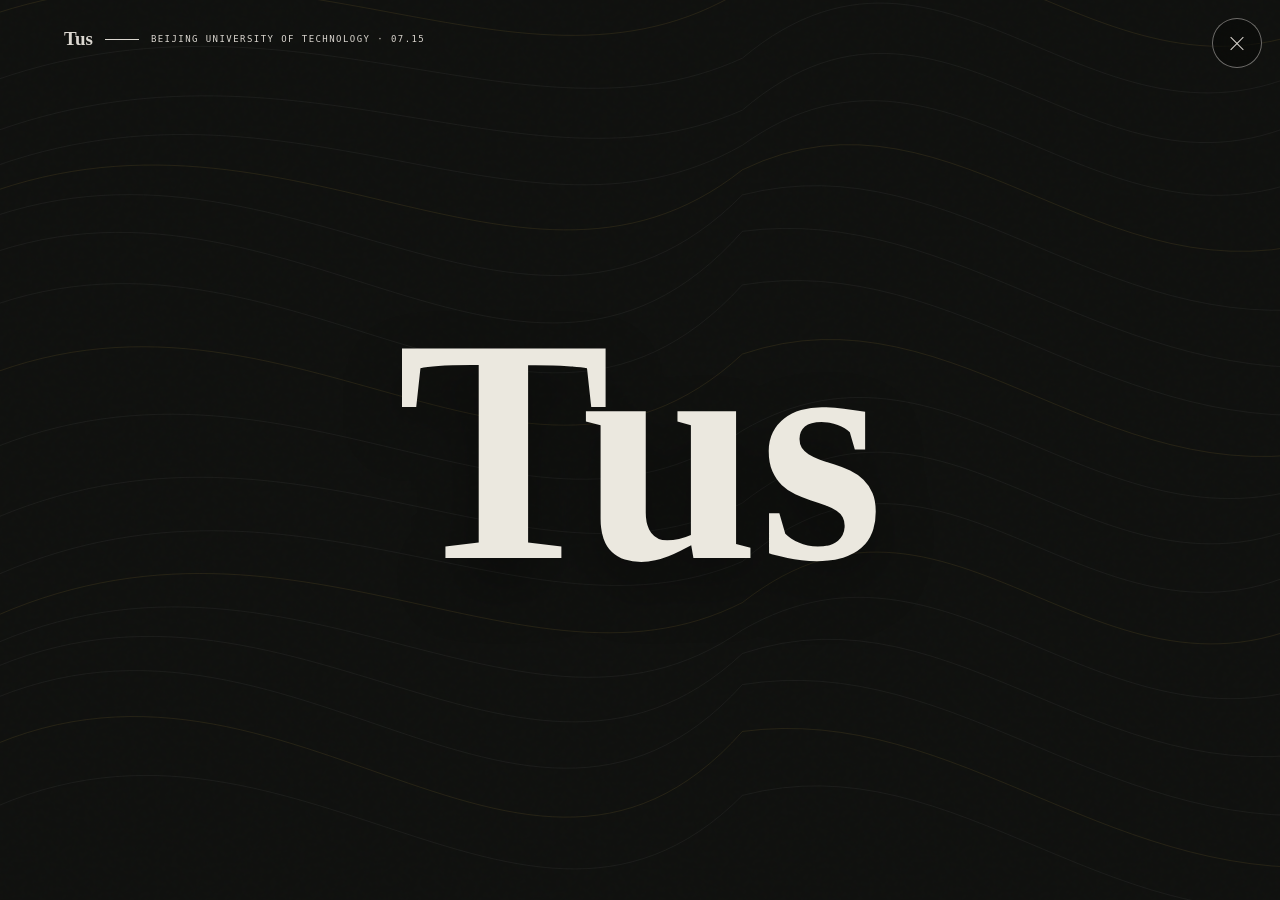
<file: design-demos/announcement-zaha-flow-v2.html>
<!DOCTYPE html>
<html lang="zh-CN">
<head>
  <meta charset="UTF-8">
  <meta name="viewport" content="width=device-width, initial-scale=1, viewport-fit=cover">
  <title>Tus 流体公告动画 V2</title>
  <!--
    Direction: continuous paper membrane + kinetic typography.
    The paper stream does not disappear; it physically becomes the announcement surface.
    The final copy remains in motion through one shared low-frequency wave field.
    Audio is omitted because the announcement opens automatically on a utility website.
  -->
  <style>
    :root {
      color-scheme: dark;
      --void: #10110f;
      --void-soft: #191b18;
      --paper: #ebe8df;
      --ink: #171914;
      --acid: #c7a64b;
      --sage: #728177;
      --muted: #656961;
      --expo: cubic-bezier(0.16, 1, 0.3, 1);
    }

    * { box-sizing: border-box; }

    html,
    body {
      width: 100%;
      height: 100%;
      margin: 0;
      overflow: hidden;
      overscroll-behavior: none;
      touch-action: none;
      user-select: none;
      -webkit-user-select: none;
      background: #e8e5dc;
      font-family: "Noto Sans SC", "Microsoft YaHei", sans-serif;
      letter-spacing: 0;
    }

    html.embed-mode,
    html.embed-mode body {
      background: var(--void);
    }

    html.embed-mode .site-shell {
      display: none;
    }

    button { font: inherit; -webkit-tap-highlight-color: transparent; }

    .site-shell {
      min-height: 100dvh;
      padding: 24px clamp(20px, 6vw, 96px);
      color: #292923;
      background: #e8e5dc;
    }

    .site-nav {
      display: flex;
      align-items: center;
      justify-content: space-between;
      padding-bottom: 20px;
      border-bottom: 1px solid rgba(41, 41, 35, 0.16);
    }

    .site-brand,
    .intro-word,
    .display-title {
      font-family: Georgia, "Songti SC", "Noto Serif SC", serif;
    }

    .site-brand { font-size: 26px; font-weight: 700; }
    .site-meta { font-size: 12px; color: #77766d; }

    .site-content {
      width: min(900px, 100%);
      margin: 14vh auto 0;
      text-align: center;
    }

    .site-content small {
      color: #8a7650;
      text-transform: uppercase;
      letter-spacing: 0.16em;
    }

    .site-content h1 {
      margin: 18px 0;
      font-family: Georgia, "Songti SC", serif;
      font-size: clamp(44px, 8vw, 94px);
      font-weight: 500;
      letter-spacing: 0;
    }

    .site-content p { margin: 0 0 30px; color: #77766d; }

    .replay-button {
      min-height: 46px;
      padding: 0 22px;
      border: 1px solid #393932;
      border-radius: 2px;
      color: #f2efe7;
      background: #292923;
      cursor: pointer;
    }

    .stage {
      position: fixed;
      inset: 0;
      z-index: 100;
      overflow: hidden;
      min-height: 100dvh;
      color: var(--paper);
      background: var(--void);
      isolation: isolate;
      overscroll-behavior: none;
      touch-action: none;
      user-select: none;
      -webkit-user-select: none;
      opacity: 1;
      clip-path: inset(0 0 0 0);
      transition: opacity 420ms ease, clip-path 560ms var(--expo);
    }

    .stage.is-closed {
      pointer-events: none;
      opacity: 0;
      clip-path: inset(0 0 100% 0);
    }

    .flow-canvas {
      position: absolute;
      inset: 0;
      width: 100%;
      height: 100%;
      z-index: 1;
    }

    .membrane-canvas {
      position: absolute;
      inset: 0;
      z-index: 15;
      width: 100%;
      height: 100%;
      pointer-events: none;
    }

    .grain {
      position: absolute;
      inset: 0;
      z-index: 50;
      opacity: 0.15;
      pointer-events: none;
      mix-blend-mode: soft-light;
      background-image: url("data:image/svg+xml,%3Csvg viewBox='0 0 180 180' xmlns='http://www.w3.org/2000/svg'%3E%3Cfilter id='n'%3E%3CfeTurbulence type='fractalNoise' baseFrequency='.86' numOctaves='3' stitchTiles='stitch'/%3E%3C/filter%3E%3Crect width='100%25' height='100%25' filter='url(%23n)' opacity='.32'/%3E%3C/svg%3E");
    }

    .top-mark {
      position: absolute;
      top: max(28px, env(safe-area-inset-top));
      left: clamp(22px, 5vw, 72px);
      z-index: 60;
      display: flex;
      align-items: center;
      gap: 12px;
      color: var(--paper);
      pointer-events: none;
      mix-blend-mode: difference;
    }

    .top-mark strong {
      font-family: Georgia, serif;
      font-size: 19px;
      letter-spacing: 0;
    }

    .top-mark-line { width: 34px; height: 1px; background: currentColor; }

    .top-mark span:last-child {
      font-family: ui-monospace, SFMono-Regular, Consolas, monospace;
      font-size: 9px;
      text-transform: uppercase;
      letter-spacing: 0.16em;
    }

    .close-button {
      position: fixed;
      top: max(18px, env(safe-area-inset-top));
      right: max(18px, env(safe-area-inset-right));
      z-index: 80;
      width: 50px;
      height: 50px;
      padding: 0;
      border: 1px solid rgba(235, 232, 223, 0.48);
      border-radius: 50%;
      color: var(--paper);
      background: rgba(16, 17, 15, 0.34);
      backdrop-filter: blur(16px);
      -webkit-backdrop-filter: blur(16px);
      cursor: pointer;
      display: grid;
      place-items: center;
      mix-blend-mode: difference;
      transition: transform 260ms var(--expo), border-color 220ms ease;
    }

    .close-button::before,
    .close-button::after {
      content: "";
      position: absolute;
      width: 18px;
      height: 1px;
      background: currentColor;
    }

    .close-button::before { transform: rotate(45deg); }
    .close-button::after { transform: rotate(-45deg); }
    .close-button:hover { transform: rotate(8deg) scale(1.08); border-color: var(--acid); }
    .close-button:focus-visible { outline: 2px solid var(--acid); outline-offset: 4px; }
    @media (hover: none) and (pointer: coarse) {
      .close-button,
      .close-button:focus,
      .close-button:focus-visible,
      .close-button:active {
        outline: none;
        box-shadow: none;
        -webkit-tap-highlight-color: transparent;
      }
    }

    .intro {
      position: absolute;
      inset: 0;
      z-index: 10;
      display: grid;
      place-items: center;
      pointer-events: none;
      will-change: transform, opacity, filter;
    }

    .intro-word {
      margin: 0;
      color: var(--paper);
      font-size: clamp(120px, 25vw, 410px);
      font-weight: 700;
      line-height: 0.8;
      white-space: nowrap;
      letter-spacing: 0;
      text-shadow: 0 24px 56px rgba(0, 0, 0, 0.38);
      will-change: transform, opacity, filter;
    }

    .announcement {
      position: absolute;
      inset: 0;
      z-index: 20;
      color: var(--ink);
      pointer-events: none;
      visibility: hidden;
      opacity: 0;
      will-change: opacity, transform, filter;
    }

    .announcement.is-visible { visibility: visible; }

    .announcement-inner {
      position: absolute;
      inset: 0;
      padding: clamp(92px, 12vh, 138px) clamp(28px, 8vw, 122px) clamp(46px, 7vh, 78px);
      display: grid;
      grid-template-columns: minmax(0, 1.2fr) minmax(360px, 0.8fr);
      grid-template-rows: 1fr auto;
      gap: clamp(34px, 6vw, 100px);
      align-items: center;
      perspective: 1200px;
    }

    .hero-copy {
      position: relative;
      align-self: center;
      transform-origin: left center;
      will-change: transform;
    }

    .update-tag {
      display: flex;
      align-items: center;
      gap: 12px;
      margin-bottom: 20px;
      color: #7f6935;
      font-family: ui-monospace, SFMono-Regular, Consolas, monospace;
      font-size: 9px;
      font-weight: 700;
      text-transform: uppercase;
      letter-spacing: 0.15em;
    }

    .update-tag::before { content: ""; width: 38px; height: 1px; background: currentColor; }

    .display-title {
      max-width: 780px;
      margin: 0;
      font-size: clamp(68px, 8.5vw, 138px);
      font-weight: 500;
      line-height: 0.9;
      letter-spacing: 0;
      text-wrap: balance;
    }

    .title-line {
      display: block;
      transform-origin: left center;
      will-change: transform;
    }

    .title-line:last-child { color: #9b762c; font-style: italic; }

    .lead {
      width: min(600px, 94%);
      margin: 26px 0 0;
      color: #555a52;
      font-size: clamp(14px, 1.2vw, 17px);
      line-height: 1.8;
      text-wrap: pretty;
      will-change: transform;
    }

    .content-flow {
      position: relative;
      align-self: center;
      display: grid;
      gap: 0;
      transform-origin: center;
      will-change: transform;
    }

    .flow-item {
      position: relative;
      display: grid;
      grid-template-columns: 42px 1fr;
      gap: 14px;
      align-items: start;
      padding: 19px 0 20px;
      border-bottom: 1px solid rgba(23, 25, 20, 0.18);
      transform-origin: left center;
      will-change: transform;
    }

    .flow-index {
      padding-top: 4px;
      color: #78847c;
      font-family: ui-monospace, SFMono-Regular, Consolas, monospace;
      font-size: 9px;
      letter-spacing: 0.08em;
    }

    .flow-copy {
      font-family: "Noto Sans SC", "Microsoft YaHei", sans-serif;
      font-size: clamp(14px, 1.1vw, 17px);
      font-weight: 600;
      line-height: 1.55;
    }

    .compatibility {
      margin: 17px 0 0;
      color: #70746c;
      font-size: 11px;
      line-height: 1.6;
      will-change: transform;
    }

    .action-row {
      grid-column: 1 / -1;
      display: flex;
      align-items: flex-end;
      justify-content: space-between;
      gap: 28px;
      padding-top: 6px;
    }

    .primary-action {
      position: relative;
      min-width: 132px;
      min-height: 50px;
      padding: 0 24px;
      overflow: hidden;
      border: 1px solid var(--ink);
      border-radius: 1px;
      color: var(--paper);
      background: var(--ink);
      cursor: pointer;
      font-size: 13px;
      font-weight: 700;
      pointer-events: auto;
      transition: transform 220ms var(--expo), color 220ms ease;
    }

    .primary-action::before {
      content: "";
      position: absolute;
      inset: 0;
      z-index: -1;
      background: var(--acid);
      transform: translateX(-104%) skewX(-18deg);
      transition: transform 420ms var(--expo);
    }

    .primary-action:hover { color: var(--ink); transform: translateY(-2px); }
    .primary-action:hover::before { transform: translateX(0) skewX(0); }
    .primary-action:focus-visible { outline: 2px solid #9b762c; outline-offset: 4px; }

    .signature {
      color: #656961;
      font-family: Georgia, "Noto Serif SC", serif;
      font-size: 13px;
      font-style: italic;
      white-space: nowrap;
      will-change: transform;
    }

    .ambient-tus {
      position: absolute;
      right: -0.05em;
      bottom: -0.2em;
      z-index: -1;
      color: rgba(23, 25, 20, 0.045);
      font-family: Georgia, serif;
      font-size: clamp(180px, 34vw, 540px);
      font-weight: 700;
      line-height: 0.8;
      pointer-events: none;
      will-change: transform;
    }

    @media (max-width: 760px) {
      .top-mark { top: max(22px, env(safe-area-inset-top)); left: 20px; }
      .top-mark span:last-child { display: none; }
      .close-button { width: 44px; height: 44px; }
      .announcement-inner {
        padding: max(88px, calc(env(safe-area-inset-top) + 72px)) 22px max(30px, env(safe-area-inset-bottom));
        grid-template-columns: 1fr;
        grid-template-rows: auto auto auto;
        align-content: center;
        gap: 22px;
      }
      .display-title { font-size: clamp(54px, 15.5vw, 78px); line-height: 0.92; }
      .update-tag { margin-bottom: 14px; }
      .lead { margin-top: 16px; font-size: 13px; line-height: 1.7; }
      .flow-item { grid-template-columns: 30px 1fr; gap: 9px; padding: 10px 0 11px; }
      .flow-copy { font-size: 13px; }
      .compatibility { margin-top: 10px; font-size: 10px; }
      .action-row { grid-column: 1; align-items: center; }
      .primary-action { min-height: 46px; }
      .ambient-tus { font-size: 68vw; right: -0.1em; bottom: 0.08em; }
    }

    @media (max-height: 680px) and (min-width: 761px) {
      .announcement-inner { padding-top: 78px; padding-bottom: 30px; }
      .display-title { font-size: clamp(58px, 7.4vw, 94px); }
      .flow-item { padding: 12px 0; }
      .lead { margin-top: 16px; }
    }

    @media (prefers-reduced-motion: reduce) {
      .stage,
      .close-button,
      .primary-action,
      .primary-action::before { transition-duration: 1ms !important; }
      .intro { display: none; }
    }
  </style>
</head>
<body>
  <main class="site-shell" aria-label="Tus 首页预览">
    <nav class="site-nav">
      <span class="site-brand">Tus</span>
      <span class="site-meta">北京工业大学试卷共享平台</span>
    </nav>
    <section class="site-content">
      <small>Announcement motion study · V2</small>
      <h1>公告已经关闭</h1>
      <p>点击下方按钮可以重新播放完整的流体公告动画。</p>
      <button class="replay-button" id="replayButton" type="button">再次播放公告</button>
    </section>
  </main>

  <section class="stage" id="stage" role="dialog" aria-modal="true" aria-labelledby="announcementTitle">
    <canvas class="flow-canvas" id="flowCanvas" aria-hidden="true"></canvas>
    <canvas class="membrane-canvas" id="membraneCanvas" aria-hidden="true"></canvas>
    <div class="grain" aria-hidden="true"></div>

    <div class="top-mark" aria-hidden="true">
      <strong>Tus</strong>
      <span class="top-mark-line"></span>
      <span>Beijing University of Technology · 07.15</span>
    </div>

    <button class="close-button" id="closeButton" type="button" aria-label="关闭公告" title="关闭公告"></button>

    <div class="intro" id="intro" aria-hidden="true">
      <h1 class="intro-word" id="introWord">Tus</h1>
    </div>

    <div class="announcement" id="announcement">
      <div class="announcement-inner" id="announcementInner">
        <div class="hero-copy" id="heroCopy">
          <div class="update-tag">Product Update · 2026.07.15</div>
          <h1 class="display-title" id="announcementTitle">
            <span class="title-line" id="titleLineOne">登录，</span>
            <span class="title-line" id="titleLineTwo">现已上线</span>
          </h1>
          <p class="lead" id="lead">一个账户连接你的每一次提交。浏览、搜索和下载依然向所有同学开放。</p>
        </div>

        <div class="content-flow" id="contentFlow">
          <div class="flow-item">
            <span class="flow-index">01</span>
            <span class="flow-copy">跨设备登录，提交记录始终跟随账户</span>
          </div>
          <div class="flow-item">
            <span class="flow-index">02</span>
            <span class="flow-copy">浏览、搜索和下载试卷仍然无需登录</span>
          </div>
          <div class="flow-item">
            <span class="flow-index">03</span>
            <span class="flow-copy">上传内容进入审核队列，发布更加可靠</span>
          </div>
          <p class="compatibility" id="compatibility">少数浏览器的登录与下载兼容性仍在完善。</p>
        </div>

        <div class="action-row">
          <button class="primary-action" id="primaryAction" type="button">开始使用</button>
          <span class="signature" id="signature">— Haxim Tus</span>
        </div>
        <div class="ambient-tus" id="ambientTus" aria-hidden="true">Tus</div>
      </div>
    </div>
  </section>

  <script>
    (function () {
      "use strict";

      var stage = document.getElementById("stage");
      var canvas = document.getElementById("flowCanvas");
      var context = canvas.getContext("2d", { alpha: false });
      var membraneCanvas = document.getElementById("membraneCanvas");
      var membraneContext = membraneCanvas.getContext("2d");
      var intro = document.getElementById("intro");
      var introWord = document.getElementById("introWord");
      var announcement = document.getElementById("announcement");
      var announcementInner = document.getElementById("announcementInner");
      var heroCopy = document.getElementById("heroCopy");
      var titleLineOne = document.getElementById("titleLineOne");
      var titleLineTwo = document.getElementById("titleLineTwo");
      var lead = document.getElementById("lead");
      var contentFlow = document.getElementById("contentFlow");
      var flowItems = Array.prototype.slice.call(document.querySelectorAll(".flow-item"));
      var compatibility = document.getElementById("compatibility");
      var signature = document.getElementById("signature");
      var ambientTus = document.getElementById("ambientTus");
      var closeButton = document.getElementById("closeButton");
      var replayButton = document.getElementById("replayButton");
      var primaryAction = document.getElementById("primaryAction");
      var reducedMotion = window.matchMedia("(prefers-reduced-motion: reduce)").matches;
      var query = new URLSearchParams(window.location.search);
      var embedded = query.get("embed") === "1";
      var finalOnly = query.get("final") === "1";
      var frameId = 0;
      var startTime = 0;
      var dpr = 1;
      var width = 0;
      var height = 0;
      var pointerX = 0;
      var pointerY = 0;
      var targetPointerX = 0;
      var targetPointerY = 0;

      function clamp(value, min, max) {
        return Math.min(max, Math.max(min, value));
      }

      function mix(a, b, amount) {
        return a + (b - a) * amount;
      }

      function expoOut(t) {
        return t >= 1 ? 1 : 1 - Math.pow(2, -10 * t);
      }

      function easeInOut(t) {
        return t < 0.5 ? 2 * t * t : 1 - Math.pow(-2 * t + 2, 2) / 2;
      }

      function phase(time, start, end, easing) {
        var value = clamp((time - start) / (end - start), 0, 1);
        return easing ? easing(value) : value;
      }

      function resizeCanvas() {
        dpr = Math.min(window.devicePixelRatio || 1, 1.5);
        width = window.innerWidth;
        height = window.innerHeight;
        canvas.width = Math.round(width * dpr);
        canvas.height = Math.round(height * dpr);
        canvas.style.width = width + "px";
        canvas.style.height = height + "px";
        membraneCanvas.width = Math.round(width * dpr);
        membraneCanvas.height = Math.round(height * dpr);
        membraneCanvas.style.width = width + "px";
        membraneCanvas.style.height = height + "px";
        context.setTransform(dpr, 0, 0, dpr, 0, 0);
        membraneContext.setTransform(dpr, 0, 0, dpr, 0, 0);
      }

      function membranePath(progress, time) {
        var breathe = Math.sin(time * 0.58) * 0.014 + pointerY * 0.012;
        var sway = Math.sin(time * 0.42 + 0.8) * 0.018 + pointerX * 0.018;
        var thinTop = 0.5 - progress * 0.006;
        var thinBottom = 0.5 + progress * 0.006;
        var path = new Path2D();

        path.moveTo(-0.08 * width, mix(thinTop, 0.58 + breathe, progress) * height);
        path.bezierCurveTo(
          0.08 * width, mix(thinTop, 0.08 + breathe, progress) * height,
          0.27 * width, mix(thinTop, 0.31 - breathe, progress) * height,
          0.46 * width, mix(thinTop, 0.17 + sway, progress) * height
        );
        path.bezierCurveTo(
          0.66 * width, mix(thinTop, 0.02 - breathe, progress) * height,
          0.79 * width, mix(thinTop, 0.35 + sway, progress) * height,
          1.08 * width, mix(thinTop, 0.10 - breathe, progress) * height
        );
        path.lineTo(1.08 * width, mix(thinBottom, 0.80 + breathe, progress) * height);
        path.bezierCurveTo(
          0.88 * width, mix(thinBottom, 1.02 - sway, progress) * height,
          0.70 * width, mix(thinBottom, 0.74 + breathe, progress) * height,
          0.48 * width, mix(thinBottom, 0.91 - sway, progress) * height
        );
        path.bezierCurveTo(
          0.25 * width, mix(thinBottom, 1.05 + breathe, progress) * height,
          0.10 * width, mix(thinBottom, 0.73 - sway, progress) * height,
          -0.08 * width, mix(thinBottom, 0.94 + breathe, progress) * height
        );
        path.closePath();
        return path;
      }

      function drawContourField(time, reveal) {
        var count = width < 760 ? 12 : 18;
        context.save();
        context.lineWidth = 1;
        context.globalAlpha = 0.24 * (1 - reveal * 0.62);
        for (var i = 0; i < count; i += 1) {
          var lane = (i + 0.5) / count;
          var y = lane * height;
          var shift = Math.sin(time * 0.5 + i * 0.67) * height * 0.045;
          context.beginPath();
          context.moveTo(-80, y + shift);
          context.bezierCurveTo(
            width * 0.20, y - height * (0.18 + lane * 0.08) + shift,
            width * 0.40, y + height * 0.14 - shift,
            width * 0.58, y - height * 0.06 + shift
          );
          context.bezierCurveTo(
            width * 0.75, y - height * 0.18 - shift,
            width * 0.87, y + height * 0.12 + shift,
            width + 80, y - shift
          );
          context.strokeStyle = i % 4 === 0 ? "rgba(199,166,75,0.48)" : "rgba(235,232,223,0.21)";
          context.stroke();
        }
        context.restore();
      }

      function catmullRomPoint(p0, p1, p2, p3, t) {
        var t2 = t * t;
        var t3 = t2 * t;
        return {
          x: 0.5 * ((2 * p1.x) + (-p0.x + p2.x) * t + (2 * p0.x - 5 * p1.x + 4 * p2.x - p3.x) * t2 + (-p0.x + 3 * p1.x - 3 * p2.x + p3.x) * t3),
          y: 0.5 * ((2 * p1.y) + (-p0.y + p2.y) * t + (2 * p0.y - 5 * p1.y + 4 * p2.y - p3.y) * t2 + (-p0.y + 3 * p1.y - 3 * p2.y + p3.y) * t3)
        };
      }

      function getSilkAnchors(time) {
        var narrow = width < 620;
        var drift = Math.sin(time * 0.72) * height * (narrow ? 0.008 : 0.012);
        var counterDrift = Math.sin(time * 0.51 + 1.4) * height * (narrow ? 0.006 : 0.010);
        return [
          { x: -0.24 * width, y: 0.61 * height + drift },
          { x: 0.02 * width, y: (narrow ? 0.37 : 0.29) * height - counterDrift },
          { x: 0.24 * width, y: (narrow ? 0.66 : 0.72) * height + drift },
          { x: 0.49 * width, y: (narrow ? 0.45 : 0.43) * height - counterDrift },
          { x: 0.68 * width, y: (narrow ? 0.27 : 0.18) * height + drift },
          { x: 0.83 * width, y: (narrow ? 0.63 : 0.69) * height - counterDrift },
          { x: 1.24 * width, y: (narrow ? 0.42 : 0.37) * height + drift }
        ];
      }

      function silkPoint(position, time, anchors) {
        var points = anchors || getSilkAnchors(time);
        var scaled = clamp(position, 0, 1) * (points.length - 1);
        var index = Math.min(points.length - 2, Math.floor(scaled));
        var local = scaled - index;
        var point = catmullRomPoint(
          points[Math.max(0, index - 1)],
          points[index],
          points[index + 1],
          points[Math.min(points.length - 1, index + 2)],
          local
        );
        var waveScale = Math.min(width, height) * (width < 620 ? 0.008 : 0.012);
        point.y += Math.sin(time * 1.32 + position * 10.5) * waveScale;
        point.x += Math.sin(time * 0.84 + position * 6.2) * waveScale * 0.28;
        return point;
      }

      function buildSilkGeometry(end, time) {
        var anchors = getSilkAnchors(time);
        var steps = Math.max(84, Math.ceil(end * Math.max(180, width / 4.5)));
        var upper = [];
        var lower = [];
        var center = [];
        var shortSide = Math.min(width, height);
        var baseWidth = clamp(shortSide * 0.086, 30, 76);
        var epsilon = 1 / Math.max(steps * 1.5, 160);

        for (var i = 0; i <= steps; i += 1) {
          var position = end * (i / steps);
          var point = silkPoint(position, time, anchors);
          var previous = silkPoint(Math.max(0, position - epsilon), time, anchors);
          var next = silkPoint(Math.min(1, position + epsilon), time, anchors);
          var dx = next.x - previous.x;
          var dy = next.y - previous.y;
          var length = Math.max(0.001, Math.sqrt(dx * dx + dy * dy));
          var normalX = -dy / length;
          var normalY = dx / length;
          var envelope = 0.74 + Math.sin(position * Math.PI) * 0.34;
          var edgeWave = Math.sin(time * 2.05 + position * 15.5) * baseWidth * 0.075;
          var halfWidth = baseWidth * envelope + edgeWave;
          upper.push({ x: point.x + normalX * halfWidth, y: point.y + normalY * halfWidth });
          lower.push({ x: point.x - normalX * halfWidth, y: point.y - normalY * halfWidth });
          center.push({ x: point.x, y: point.y, nx: normalX, ny: normalY, halfWidth: halfWidth });
        }
        return { upper: upper, lower: lower, center: center, anchors: anchors, end: end };
      }

      function traceSilkBody(drawingContext, geometry) {
        drawingContext.beginPath();
        drawingContext.moveTo(geometry.upper[0].x, geometry.upper[0].y);
        geometry.upper.slice(1).forEach(function (point) { drawingContext.lineTo(point.x, point.y); });
        geometry.lower.slice().reverse().forEach(function (point) { drawingContext.lineTo(point.x, point.y); });
        drawingContext.closePath();
      }

      function traceSilkLine(drawingContext, geometry, offsetRatio) {
        drawingContext.beginPath();
        geometry.center.forEach(function (point, index) {
          var x = point.x + point.nx * point.halfWidth * offsetRatio;
          var y = point.y + point.ny * point.halfWidth * offsetRatio;
          if (index === 0) drawingContext.moveTo(x, y);
          else drawingContext.lineTo(x, y);
        });
      }

      function drawSilkSurface(drawingContext, geometry, opacity, isForeground) {
        if (!geometry || geometry.end <= 0 || opacity <= 0) return;
        var fill = drawingContext.createLinearGradient(0, 0, width, height);
        if (isForeground) {
          fill.addColorStop(0, "#d8d7d0");
          fill.addColorStop(0.42, "#f1eee5");
          fill.addColorStop(0.72, "#ddd9cf");
          fill.addColorStop(1, "#f0ede4");
        } else {
          fill.addColorStop(0, "#8f948d");
          fill.addColorStop(0.48, "#c6c7bf");
          fill.addColorStop(1, "#9da19a");
        }

        drawingContext.save();
        drawingContext.globalAlpha = opacity;
        drawingContext.shadowColor = isForeground ? "rgba(0,0,0,0.34)" : "rgba(0,0,0,0.22)";
        drawingContext.shadowBlur = isForeground ? 34 : 18;
        drawingContext.fillStyle = fill;
        traceSilkBody(drawingContext, geometry);
        drawingContext.fill();
        drawingContext.shadowBlur = 0;

        [-0.58, 0, 0.56].forEach(function (offsetRatio, index) {
          drawingContext.globalAlpha = opacity * (isForeground ? 0.22 : 0.12) * (index === 1 ? 1 : 0.72);
          drawingContext.strokeStyle = index === 1 ? "#b18a3c" : "#f4f0e7";
          drawingContext.lineWidth = index === 1 ? 1.25 : 0.8;
          traceSilkLine(drawingContext, geometry, offsetRatio);
          drawingContext.stroke();
        });
        drawingContext.restore();
      }

      function maskForegroundSilk(drawingContext, geometry, time) {
        if (!geometry || geometry.end <= 0.30) return;
        var left = silkPoint(0.27, time, geometry.anchors).x;
        var fullLeft = silkPoint(0.39, time, geometry.anchors).x;
        var fullRight = silkPoint(0.64, time, geometry.anchors).x;
        var right = silkPoint(0.76, time, geometry.anchors).x;
        var mask = drawingContext.createLinearGradient(left, 0, right, 0);
        mask.addColorStop(0, "rgba(0,0,0,0)");
        mask.addColorStop(0.22, "rgba(0,0,0,1)");
        mask.addColorStop(0.72, "rgba(0,0,0,1)");
        mask.addColorStop(1, "rgba(0,0,0,0)");
        drawingContext.save();
        drawingContext.globalCompositeOperation = "destination-in";
        drawingContext.fillStyle = mask;
        drawingContext.fillRect(Math.min(left, fullLeft) - 2, 0, Math.max(right, fullRight) - Math.min(left, fullLeft) + 4, height);
        drawingContext.restore();
      }

      function drawMembrane(time, reveal, drawingContext) {
        if (reveal <= 0) return;
        var path = membranePath(reveal, time);
        drawingContext.save();
        drawingContext.globalAlpha = Math.min(1, reveal * 8);
        drawingContext.shadowColor = "rgba(0,0,0,0.32)";
        drawingContext.shadowBlur = 60;
        drawingContext.fillStyle = "#ebe8df";
        drawingContext.fill(path);
        drawingContext.shadowBlur = 0;

        drawingContext.clip(path);
        drawingContext.globalAlpha = 0.10 * reveal;
        drawingContext.lineWidth = 1;
        for (var i = 0; i < 13; i += 1) {
          var lane = i / 12;
          var y = height * (0.18 + lane * 0.70);
          var wobble = Math.sin(time * 0.55 + i * 0.74) * height * 0.028;
          drawingContext.beginPath();
          drawingContext.moveTo(-40, y + wobble);
          drawingContext.bezierCurveTo(width * 0.30, y - height * 0.12, width * 0.57, y + height * 0.10, width + 40, y - wobble);
          drawingContext.strokeStyle = i % 4 === 0 ? "#9b762c" : "#30352e";
          drawingContext.stroke();
        }
        drawingContext.restore();
      }

      function draw(time) {
        var silk = phase(time, 0.55, 2.45, easeInOut);
        var silkFade = 1 - phase(time, 2.25, 3.25, expoOut);
        var reveal = phase(time, 2.05, 3.5, easeInOut);
        var silkGeometry = silk > 0.001 ? buildSilkGeometry(silk, time) : null;

        context.setTransform(dpr, 0, 0, dpr, 0, 0);
        context.fillStyle = "#10110f";
        context.fillRect(0, 0, width, height);
        membraneContext.setTransform(dpr, 0, 0, dpr, 0, 0);
        membraneContext.clearRect(0, 0, width, height);
        drawContourField(time, reveal);
        drawSilkSurface(context, silkGeometry, silkFade, false);
        if (silk > 0.30) {
          drawSilkSurface(membraneContext, silkGeometry, silkFade, true);
          maskForegroundSilk(membraneContext, silkGeometry, time);
        }
        drawMembrane(time, reveal, membraneContext);
      }

      function renderDom(time) {
        var wordIn = phase(time, 0, 0.85, expoOut);
        var contentIn = phase(time, 2.8, 4.0, expoOut);
        var detailIn = phase(time, 3.5, 4.85, expoOut);
        var ambient = Math.max(0, time - 4.85);

        intro.style.opacity = String(wordIn);
        intro.style.filter = "blur(" + mix(16, 0, wordIn).toFixed(2) + "px)";
        introWord.style.transform = "translate3d(" + (pointerX * 10).toFixed(2) + "px," + mix(18, 0, wordIn).toFixed(2) + "px,0)";
        announcement.classList.toggle("is-visible", contentIn > 0.01);
        announcement.style.opacity = String(contentIn);
        announcement.style.filter = "blur(" + mix(14, 0, contentIn).toFixed(2) + "px)";
        announcement.style.clipPath = "inset(" + mix(49.5, 0, contentIn).toFixed(2) + "% 0 " + mix(49.5, 0, contentIn).toFixed(2) + "% 0)";
        announcement.style.pointerEvents = contentIn > 0.98 ? "auto" : "none";

        var breatheX = Math.sin(ambient * 0.43) * 7 + pointerX * 10;
        var breatheY = Math.sin(ambient * 0.56 + 0.9) * 6 + pointerY * 8;
        announcementInner.style.transform = "translate3d(" + breatheX.toFixed(2) + "px," + breatheY.toFixed(2) + "px,0)";
        heroCopy.style.transform = "translate3d(" + (Math.sin(ambient * 0.62) * 5 - pointerX * 6).toFixed(2) + "px," + (Math.sin(ambient * 0.48) * 4).toFixed(2) + "px,0) rotateZ(" + (Math.sin(ambient * 0.37) * 0.22).toFixed(3) + "deg)";
        titleLineOne.style.transform = "translateX(" + mix(-70, Math.sin(ambient * 0.51) * 5, contentIn).toFixed(2) + "px) skewX(" + mix(-8, 0, contentIn).toFixed(2) + "deg)";
        titleLineTwo.style.transform = "translateX(" + mix(90, Math.sin(ambient * 0.46 + 1.2) * 9, contentIn).toFixed(2) + "px) skewX(" + mix(10, 0, contentIn).toFixed(2) + "deg)";
        lead.style.transform = "translateX(" + mix(-30, Math.sin(ambient * 0.5 + 2) * 4, contentIn).toFixed(2) + "px)";
        contentFlow.style.opacity = String(detailIn);
        contentFlow.style.transform = "translate3d(" + mix(70, Math.sin(ambient * 0.45 + 1.4) * 7 + pointerX * 5, detailIn).toFixed(2) + "px," + mix(24, Math.sin(ambient * 0.5) * 5, detailIn).toFixed(2) + "px,0) rotateZ(" + (Math.sin(ambient * 0.34 + 1) * -0.18).toFixed(3) + "deg)";

        flowItems.forEach(function (item, index) {
          var stagger = phase(time, 3.6 + index * 0.12, 4.4 + index * 0.12, expoOut);
          var wave = Math.sin(ambient * 0.62 + index * 0.9) * (4 + index * 1.5);
          item.style.opacity = String(stagger);
          item.style.transform = "translateX(" + mix(48, wave, stagger).toFixed(2) + "px) rotateZ(" + (Math.sin(ambient * 0.5 + index) * 0.16).toFixed(3) + "deg)";
        });

        compatibility.style.opacity = String(detailIn);
        compatibility.style.transform = "translateX(" + (Math.sin(ambient * 0.47 + 2.2) * 4).toFixed(2) + "px)";
        signature.style.transform = "translate3d(" + (Math.sin(ambient * 0.38 + 0.7) * 5).toFixed(2) + "px," + (Math.sin(ambient * 0.52) * 3).toFixed(2) + "px,0)";
        ambientTus.style.transform = "translate3d(" + (Math.sin(ambient * 0.29) * 18).toFixed(2) + "px," + (Math.sin(ambient * 0.41 + 1.2) * 12).toFixed(2) + "px,0) rotateZ(" + (Math.sin(ambient * 0.21) * 0.6).toFixed(3) + "deg)";

        window.__animationTime = time;
      }

      function render(time) {
        pointerX += (targetPointerX - pointerX) * 0.055;
        pointerY += (targetPointerY - pointerY) * 0.055;
        draw(time);
        renderDom(time);
      }

      function tick(now) {
        if (!startTime) {
          startTime = now;
          render(0);
          window.__ready = true;
        }
        var time = (now - startTime) / 1000;
        render(time);
        if (!stage.classList.contains("is-closed")) frameId = requestAnimationFrame(tick);
      }

      function play() {
        cancelAnimationFrame(frameId);
        stage.classList.remove("is-closed");
        stage.setAttribute("aria-hidden", "false");
        startTime = 0;
        pointerX = 0;
        pointerY = 0;
        if (reducedMotion) {
          render(6.2);
          window.__ready = true;
        } else {
          frameId = requestAnimationFrame(tick);
        }
      }

      function close() {
        cancelAnimationFrame(frameId);
        stage.classList.add("is-closed");
        stage.setAttribute("aria-hidden", "true");
        if (embedded && window.parent !== window) {
          window.parent.postMessage({ type: "tus-announcement-close" }, window.location.origin);
        }
        replayButton.focus({ preventScroll: true });
      }

      window.addEventListener("pointermove", function (event) {
        targetPointerX = (event.clientX / Math.max(1, width) - 0.5) * 2;
        targetPointerY = (event.clientY / Math.max(1, height) - 0.5) * 2;
      }, { passive: true });

      window.addEventListener("resize", resizeCanvas);
      document.addEventListener("visibilitychange", function () {
        if (document.hidden) cancelAnimationFrame(frameId);
        else if (!stage.classList.contains("is-closed") && !reducedMotion) {
          startTime = performance.now() - (window.__animationTime || 0) * 1000;
          frameId = requestAnimationFrame(tick);
        }
      });
      document.addEventListener("keydown", function (event) {
        if (event.key === "Escape" && !stage.classList.contains("is-closed")) close();
      });
      closeButton.addEventListener("click", close);
      primaryAction.addEventListener("click", close);
      replayButton.addEventListener("click", play);
      window.addEventListener("contextmenu", function (event) {
        event.preventDefault();
      }, { passive: false });
      window.addEventListener("touchmove", function (event) {
        event.preventDefault();
      }, { passive: false });

      window.__seek = function (time) {
        cancelAnimationFrame(frameId);
        stage.classList.remove("is-closed");
        render(Math.max(0, Number(time) || 0));
      };
      window.__playAnnouncement = play;
      window.__closeAnnouncement = close;

      if (embedded) document.documentElement.classList.add("embed-mode");
      resizeCanvas();
      document.fonts.ready.then(function () {
        if (finalOnly) {
          stage.classList.remove("is-closed");
          stage.setAttribute("aria-hidden", "false");
          render(6.2);
          window.__ready = true;
        } else {
          play();
        }
      });
    })();
  </script>
</body>
</html>
</file>
